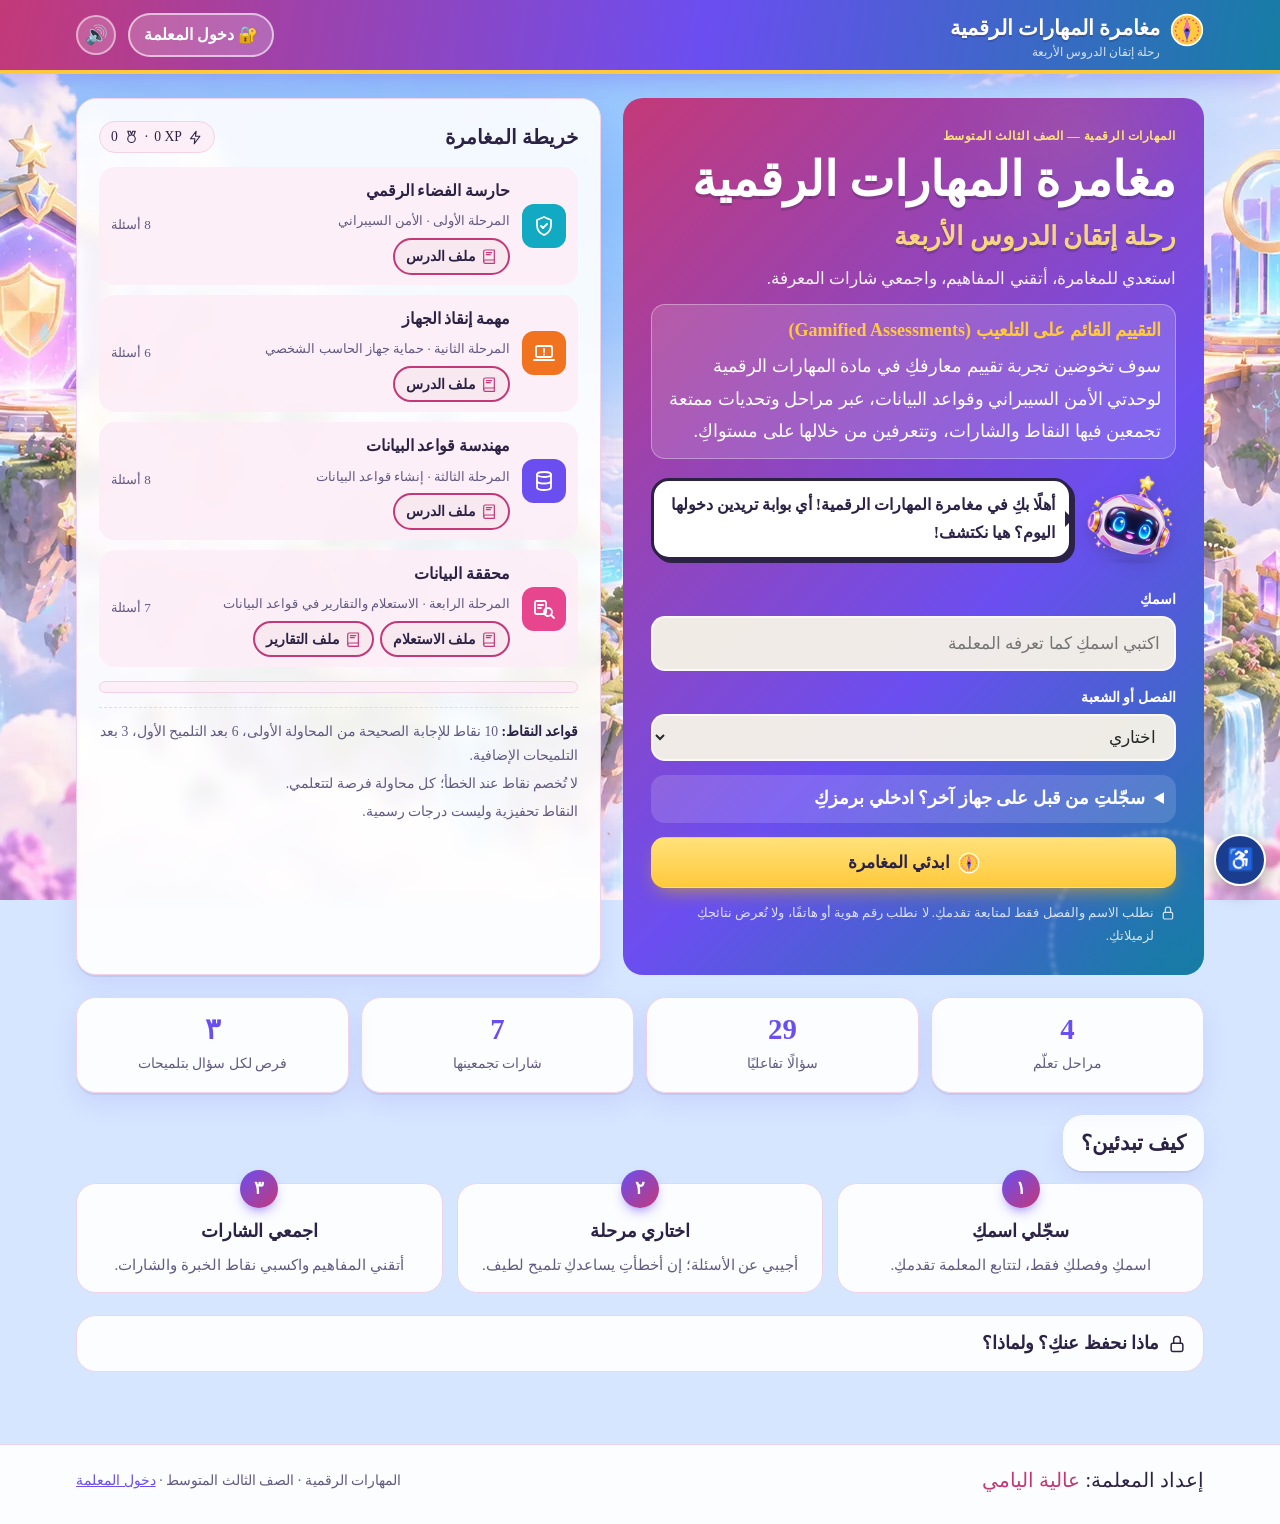
<file: index.html>
<!doctype html>
<html lang="ar" dir="rtl">
<head>
<meta charset="utf-8">
<meta name="viewport" content="width=device-width,initial-scale=1,viewport-fit=cover">
<title>مغامرة المهارات الرقمية</title>
<meta name="description" content="لعبة مراجعة تفاعلية لدروس المهارات الرقمية للصف الثالث المتوسط — إعداد المعلمة عالية اليامي">
<link rel="preconnect" href="https://fonts.googleapis.com">
<link rel="preconnect" href="https://fonts.gstatic.com" crossorigin>
<link rel="stylesheet" href="https://fonts.googleapis.com/css2?family=Amiri:wght@400;700&display=swap">
<link rel="preload" as="image" href="img/hero.webp" type="image/webp">
<link rel="stylesheet" href="css/style.css?v=1.7.6">
<link rel="stylesheet" href="css/home.css?v=1.7.6">
<link rel="stylesheet" href="css/scenes.css?v=1.7.6">
<link rel="stylesheet" href="css/a11y.css?v=1.9.0">
</head>
<body>
<header class="topbar">
  <div class="topbar-in">
    <a class="brand" href="#" id="brandLink"><span id="brandIcon"></span><span><b>مغامرة المهارات الرقمية</b><small>رحلة إتقان الدروس الأربعة</small></span></a>
    <div class="top-stats" id="topStats"></div>
    <button class="teacher-btn" id="teacherBtn" type="button">🔐 دخول المعلمة</button>
    <button class="sound-btn" id="soundBtn" type="button" aria-label="الأصوات">🔊</button>
  </div>
</header>
<main>
  <div class="wrap" id="app" aria-live="polite"></div>
</main>
<footer class="foot">
  <div class="foot-in">
    <div class="author">إعداد المعلمة: <span>عالية اليامي</span></div>
    <div>المهارات الرقمية · الصف الثالث المتوسط · <button class="linkish" type="button" id="teacherLink">دخول المعلمة</button></div>
  </div>
</footer>
<div class="drawer-bg" id="drawerBg" hidden></div>
<aside class="drawer" id="drawer" role="dialog" aria-modal="true" hidden></aside>

<script src="js/config.js?v=1.7.6"></script>
<script src="js/icons.js?v=1.7.6"></script>
<script src="js/questions.js?v=1.7.6"></script>
<script src="js/review.js?v=1.7.6"></script>
<script src="js/rules.js?v=1.7.6"></script>
<script src="js/forms.js?v=1.7.6"></script>
<script src="js/storage.js?v=1.7.6"></script>
<script src="js/tracker.js?v=1.7.6"></script>
<script src="js/quiz-engine.js?v=1.7.6"></script>
<script src="js/auth.js?v=1.7.6"></script>
<script src="js/fx.js?v=1.7.6"></script>
<script src="js/a11y.js?v=1.9.0"></script>
<script src="js/lesson-viewer.js?v=1.7.6"></script>
<script>
  document.getElementById('brandIcon').innerHTML = MDQ.icons.compass;
  document.getElementById('brandLink').addEventListener('click', function (e) {
    e.preventDefault();
    MDQ.ui && MDQ.ui.go(MDQ.store.get(MDQ.KEYS.session, null) ? 'map' : 'welcome');
  });
  document.getElementById('teacherLink').addEventListener('click', function () { MDQ.auth.open(); });
</script>
<script src="js/app.js?v=1.9.0"></script>
</body>
</html>
</file>
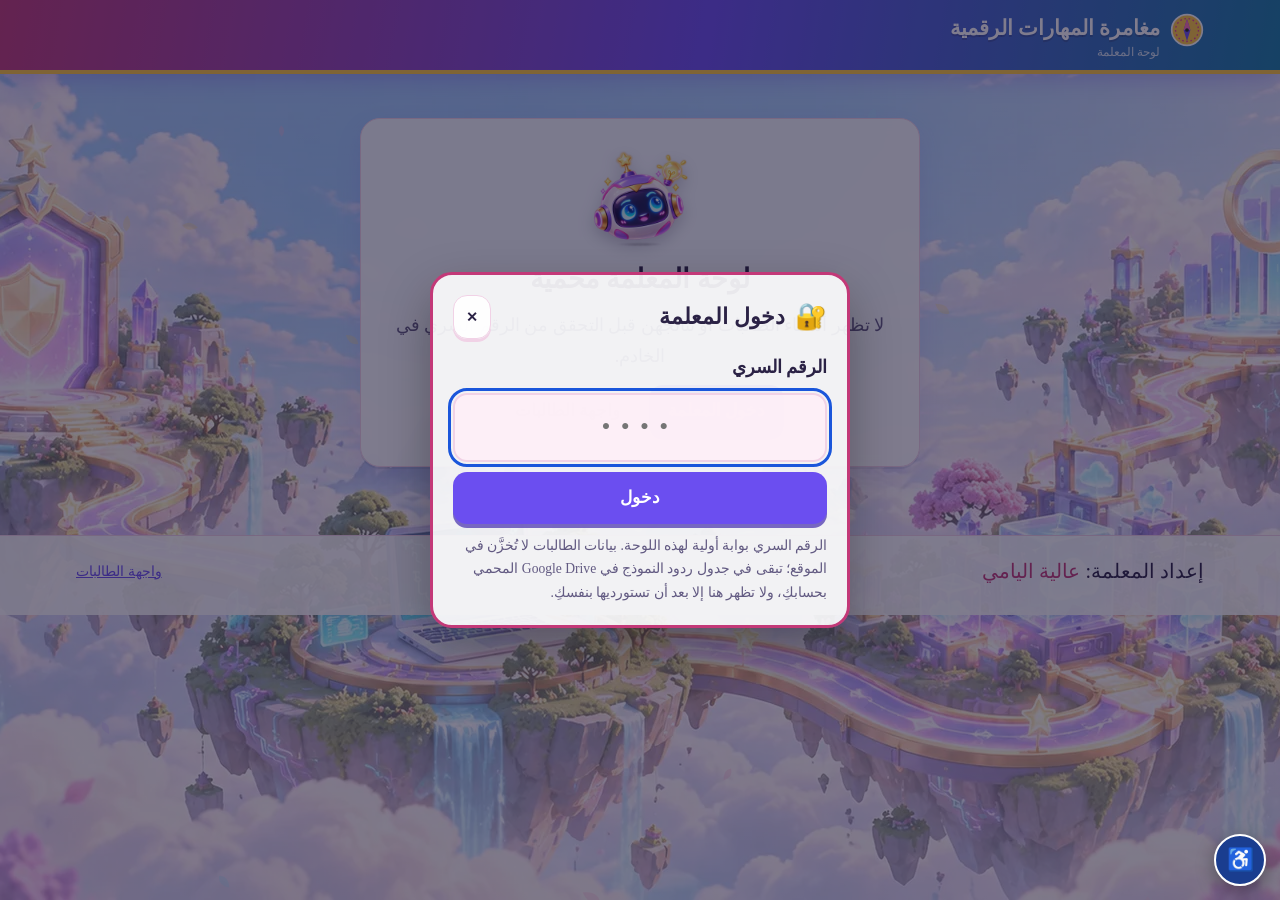
<file: teacher.html>
<!doctype html>
<html lang="ar" dir="rtl" class="scene-on">
<head>
<meta charset="utf-8">
<meta name="viewport" content="width=device-width,initial-scale=1,viewport-fit=cover">
<meta name="robots" content="noindex">
<title>لوحة المعلمة — مغامرة المهارات الرقمية</title>
<link rel="preconnect" href="https://fonts.googleapis.com">
<link rel="preconnect" href="https://fonts.gstatic.com" crossorigin>
<link rel="stylesheet" href="https://fonts.googleapis.com/css2?family=Amiri:wght@400;700&display=swap">
<link rel="stylesheet" href="css/style.css?v=1.7.7">
<link rel="stylesheet" href="css/a11y.css?v=1.9.0">
<link rel="stylesheet" href="css/scenes.css?v=1.7.7">
<link rel="stylesheet" href="css/teacher-scene.css?v=1.9.0">
</head>
<body class="teacher-mode" data-scene="hero">
<header class="topbar">
  <div class="topbar-in">
    <a class="brand" href="index.html"><span id="brandIcon"></span><span><b>مغامرة المهارات الرقمية</b><small>لوحة المعلمة</small></span></a>
    <div class="top-stats" id="topStats"><span class="chip">🔐 منطقة محمية</span></div>
  </div>
</header>
<main>
  <div class="wrap" id="app" aria-live="polite"><div class="panel" style="padding:24px">جارٍ التحميل…</div></div>
</main>
<footer class="foot">
  <div class="foot-in">
    <div class="author">إعداد المعلمة: <span>عالية اليامي</span></div>
    <div><a class="linkish" href="index.html">واجهة الطالبات</a></div>
  </div>
</footer>
<script src="js/config.js?v=1.9.0"></script>
<script src="js/icons.js?v=1.7.7"></script>
<script src="js/questions.js?v=1.7.7"></script>
<script src="js/rules.js?v=1.7.7"></script>
<script src="js/forms.js?v=1.7.7"></script>
<script src="js/storage.js?v=1.7.7"></script>
<script src="js/tracker.js?v=1.7.7"></script>
<script src="js/analytics.js?v=1.7.7"></script>
<script src="js/agent.js?v=1.7.7"></script>
<script src="js/outcomes.js?v=1.7.7"></script>
<script src="js/goals.js?v=1.7.7"></script>
<script src="js/agent-std.js?v=2.0.1"></script>
<script src="js/post-wording.js?v=1.7.7"></script>
<script src="js/post.js?v=1.9.0"></script>
<script src="js/calibration.js?v=2.0.0"></script>
<script src="js/consistency.js?v=2.0.0"></script>
<script src="js/goals-view.js?v=1.9.0"></script>
<script src="js/remedial-data.js?v=1.9.0"></script>
<script src="js/distractors.js?v=2.0.0"></script>
<script src="js/loop.js?v=2.0.1"></script>
<script src="js/remedial.js?v=2.0.1"></script>
<script src="js/export-excel.js?v=1.7.7"></script>
<script src="js/fx.js?v=1.7.7"></script>
<script src="js/teacher-guide.js?v=1.7.7"></script>
<script src="js/a11y.js?v=1.9.0"></script>
<script src="js/auth.js?v=1.7.7"></script>
<script src="js/teacher.js?v=1.9.0"></script>
<script>
  document.getElementById('brandIcon').innerHTML = MDQ.icons.compass;
  MDQ.settings.loadRemote().finally(function () { MDQ.teacher.mount(document.getElementById('app')); if (MDQ.fx && MDQ.fx.petals) MDQ.fx.petals(); });
</script>
</body>
</html>
</file>
<file: css/style.css>
/* مغامرة المهارات الرقمية — ثيم أنمي مبهج: سماء ساكورا وردية، بنفسجي، أزرق سماوي، أصفر شمسي.
   التخطيط: شريط علوي متدرج + لوحة رئيسية؛ خريطة مراحل متصلة بمسار نجوم، وتميمة «نجمة». الخط: Times New Roman. */
:root {
  --bg: #FFF4FA;
  --bg-2: #EEF4FF;
  --surface: #FFFFFF;
  --surface-2: #FCEBF5;
  --ink: #2B2245;
  --muted: #625A82;
  --line: #F1D2E6;
  --brand: #6B4EF0;
  --brand-2: #E8458F;
  --brand-3: #1FA3D6;
  --brand-ink: #FFFFFF;
  --accent: #6B4EF0;
  --gold: #FFC93C;
  --gold-ink: #B2560A;
  --c1: #12A9C2; --c2: #F2731F; --c3: #6B4EF0; --c4: #E8458F;
  --ok: #109E6E; --ok-bg: #DDF8EC;
  --warn: #B06A00; --warn-bg: #FFF1CC;
  --bad: #D9365E; --bad-bg: #FFE1E8;
  --shadow: 0 2px 0 rgba(43,34,69,.08), 0 10px 26px rgba(107,78,240,.12);
  --f-display: "Times New Roman", Times, "Amiri", "Traditional Arabic", serif;
  --f-body: "Times New Roman", Times, "Amiri", "Traditional Arabic", serif;
  --r: 20px;
  --r-sm: 12px;
}
@media (prefers-color-scheme: dark) {
  :root:not([data-theme="light"]) {
    --bg: #161230; --bg-2: #101A3A; --surface: #221C47; --surface-2: #2D2560; --ink: #F6F1FF; --muted: #BDB3E3; --line: #3D3478;
    --brand: #8C74FF; --brand-2: #FF5FA8; --brand-3: #36C2F0; --brand-ink: #FFFFFF; --accent: #B3A3FF; --gold: #FFD45C; --gold-ink: #FFD45C;
    --c1: #4FD8EE; --c2: #FF9A55; --c3: #A996FF; --c4: #FF7DBB;
    --ok: #4FE0A6; --ok-bg: #173A33; --warn: #FFC95C; --warn-bg: #3D3017; --bad: #FF8AA6; --bad-bg: #44203A;
    --shadow: 0 2px 0 rgba(0,0,0,.3), 0 10px 28px rgba(0,0,0,.35);
    color-scheme: dark;
  }
}
:root[data-theme="dark"] {
  --bg: #161230; --bg-2: #101A3A; --surface: #221C47; --surface-2: #2D2560; --ink: #F6F1FF; --muted: #BDB3E3; --line: #3D3478;
  --brand: #8C74FF; --brand-2: #FF5FA8; --brand-3: #36C2F0; --brand-ink: #FFFFFF; --accent: #B3A3FF; --gold: #FFD45C; --gold-ink: #FFD45C;
  --c1: #4FD8EE; --c2: #FF9A55; --c3: #A996FF; --c4: #FF7DBB;
  --ok: #4FE0A6; --ok-bg: #173A33; --warn: #FFC95C; --warn-bg: #3D3017; --bad: #FF8AA6; --bad-bg: #44203A;
  --shadow: 0 2px 0 rgba(0,0,0,.3), 0 10px 28px rgba(0,0,0,.35);
  color-scheme: dark;
}

* { box-sizing: border-box; }
html, body { min-height: 100%; }
body {
  margin: 0; background: var(--bg); color: var(--ink);
  font-family: var(--f-body); font-size: 18px; line-height: 1.75;
  background-image: radial-gradient(1200px 600px at 100% -10%, color-mix(in srgb, var(--brand-2) 14%, transparent), transparent 60%), radial-gradient(900px 500px at -10% 30%, color-mix(in srgb, var(--brand-3) 12%, transparent), transparent 60%);
  background-attachment: fixed;
  -webkit-font-smoothing: antialiased;
}
h1, h2, h3 { font-family: var(--f-display); font-weight: 600; line-height: 1.35; text-wrap: balance; margin: 0; }
p { margin: 0; }
button, input, select { font: inherit; color: inherit; }
button { cursor: pointer; }
:focus-visible { outline: 3px solid var(--gold); outline-offset: 2px; border-radius: 6px; }
.num { font-variant-numeric: tabular-nums; }
.ltr { direction: ltr; unicode-bidi: isolate; display: inline-block; }
.sr { position: absolute; width: 1px; height: 1px; overflow: hidden; clip: rect(0 0 0 0); }

/* ---------- الشريط العلوي ---------- */
.topbar {
  position: sticky; top: env(safe-area-inset-top, 0px); z-index: 30;
  background: var(--brand); color: var(--brand-ink);
  border-bottom: 3px solid var(--gold);
}
.topbar-in { max-width: 1160px; margin: 0 auto; padding: 10px 16px; display: flex; align-items: center; gap: 12px; flex-wrap: wrap; }
.brand { display: flex; align-items: center; gap: 10px; text-decoration: none; color: inherit; background: none; border: 0; padding: 0; }
.brand svg { width: 34px; height: 34px; flex: none; }
.brand b { font-family: var(--f-display); font-size: 1.15rem; font-weight: 600; letter-spacing: 0; }
.brand small { display: block; font-size: .72rem; opacity: .8; line-height: 1.2; }
.top-stats { margin-inline-start: auto; display: flex; gap: 8px; align-items: center; flex-wrap: wrap; }
.chip {
  display: inline-flex; align-items: center; gap: 6px; padding: 3px 11px; border-radius: 999px;
  font-size: .85rem; background: rgba(246,242,232,.12); border: 1px solid rgba(246,242,232,.22); white-space: nowrap;
}
.chip svg { width: 15px; height: 15px; }
.chip.gold { background: var(--gold); color: #252826; border-color: transparent; font-weight: 600; }
.sync { font-size: .78rem; }
.sync[data-st="synced"] { background: rgba(121,199,154,.25); }
.sync[data-st="error"], .sync[data-st="offline"] { background: #A3392E; border-color: transparent; color: #fff; }
.sync[data-st="memory"] { background: #8F5A0F; color: #fff; }

/* ---------- الحاوية ---------- */
.wrap { max-width: 1160px; margin: 0 auto; padding-inline: 16px; padding-block: 24px 40px; }
.panel { background: var(--surface); border: 1px solid var(--line); border-radius: var(--r); box-shadow: var(--shadow); }
.eyebrow { font-size: .78rem; letter-spacing: .04em; color: var(--gold-ink); font-weight: 600; }
.muted { color: var(--muted); }
.row { display: flex; gap: 10px; flex-wrap: wrap; align-items: center; }
.grow { flex: 1 1 auto; min-width: 0; }

/* ---------- الأزرار ---------- */
.btn {
  display: inline-flex; align-items: center; justify-content: center; gap: 8px;
  padding: 10px 18px; border-radius: 10px; border: 1px solid transparent;
  background: var(--brand); color: var(--brand-ink); font-weight: 600; font-size: .98rem;
  transition: transform .12s ease, background .15s ease, box-shadow .15s ease; text-decoration: none;
}
.btn:hover { transform: translateY(-1px); box-shadow: 0 6px 16px color-mix(in srgb, var(--brand) 35%, transparent); }
.btn:active { transform: none; }
.btn[disabled] { opacity: .45; cursor: not-allowed; transform: none; box-shadow: none; }
.btn.gold { background: var(--gold); color: #252826; }
.btn.ghost { background: transparent; color: var(--ink); border-color: var(--line); }
.btn.ghost:hover { background: var(--surface-2); }
.btn.small { padding: 6px 12px; font-size: .88rem; }
.btn svg { width: 18px; height: 18px; }
.linkish { background: none; border: 0; color: var(--accent); text-decoration: underline; padding: 0; font-size: .9rem; }

/* ---------- الصفحة الافتتاحية ---------- */
.hero { display: grid; grid-template-columns: 1.05fr .95fr; gap: 22px; align-items: stretch; }
.hero-card { background: var(--brand); color: var(--brand-ink); border-radius: var(--r); padding: 28px; position: relative; overflow: hidden; }
.hero-card::after {
  content: ""; position: absolute; inset: auto -40px -60px auto; width: 240px; height: 240px; border-radius: 50%;
  border: 2px dashed rgba(183,154,97,.45); pointer-events: none;
}
.hero-card h1 { font-size: clamp(1.7rem, 3.4vw, 2.5rem); }
.hero-card h1 span { color: var(--gold); display: block; font-size: .62em; margin-top: 4px; }
.hero-card .lede { margin-top: 10px; font-size: 1.05rem; opacity: .92; }
.form { margin-top: 22px; display: grid; gap: 14px; position: relative; z-index: 1; }
.field label { display: block; font-size: .9rem; margin-bottom: 4px; font-weight: 600; }
.field input, .field select {
  width: 100%; padding: 11px 14px; border-radius: 10px; border: 1px solid rgba(246,242,232,.35);
  background: rgba(246,242,232,.96); color: #252826; font-size: 1rem;
}
.field .help { font-size: .8rem; opacity: .85; margin-top: 3px; }
.field .err { color: #FFD9D3; font-size: .85rem; margin-top: 4px; }
.privacy { font-size: .8rem; opacity: .8; display: flex; gap: 6px; align-items: flex-start; }
.privacy svg { width: 16px; height: 16px; flex: none; margin-top: 3px; }

.preview { padding: 22px; display: grid; gap: 14px; align-content: start; }
.preview h2 { font-size: 1.25rem; }
.mini-stages { display: grid; gap: 10px; }
.mini { display: grid; grid-template-columns: 44px 1fr auto; gap: 12px; align-items: center; padding: 10px 12px; border-radius: 12px; background: var(--surface-2); }
.mini .ic { width: 44px; height: 44px; border-radius: 12px; display: grid; place-items: center; color: #fff; }
.mini .ic svg { width: 24px; height: 24px; }
.mini b { display: block; font-size: .98rem; }
.mini small { color: var(--muted); font-size: .82rem; }
.rules { font-size: .85rem; color: var(--muted); border-top: 1px dashed var(--line); padding-top: 12px; display: grid; gap: 4px; }
.rules b { color: var(--ink); }

/* ---------- الخريطة ---------- */
.map-head { display: flex; gap: 16px; align-items: end; justify-content: space-between; flex-wrap: wrap; margin-bottom: 18px; }
.map-head h1 { font-size: clamp(1.5rem, 3vw, 2rem); }
.overall { min-width: 240px; flex: 0 1 340px; }
.bar { height: 10px; border-radius: 99px; background: var(--surface-2); overflow: hidden; border: 1px solid var(--line); }
.bar > i { display: block; height: 100%; background: linear-gradient(90deg, var(--gold), var(--accent)); border-radius: inherit; transition: width .5s ease; }
.stages { position: relative; display: grid; grid-template-columns: repeat(4, minmax(0, 1fr)); gap: 18px; }
.stages::before {
  content: ""; position: absolute; top: 58px; inset-inline: 8%; border-top: 3px dashed var(--gold); opacity: .6; z-index: 0;
}
.stage {
  position: relative; z-index: 1; display: flex; flex-direction: column; gap: 10px; padding: 18px;
  background: var(--surface); border: 1px solid var(--line); border-radius: var(--r); box-shadow: var(--shadow);
  border-top: 5px solid var(--sc);
}
.stage .node {
  width: 76px; height: 76px; border-radius: 50%; display: grid; place-items: center; margin: -6px auto 2px;
  background: var(--sc); color: #fff; box-shadow: 0 0 0 6px var(--surface), 0 0 0 8px var(--line); position: relative;
}
.stage .node svg { width: 36px; height: 36px; }
.stage .node .done-mark { position: absolute; bottom: -4px; inset-inline-end: -4px; width: 26px; height: 26px; border-radius: 50%; background: var(--gold); color: #252826; display: grid; place-items: center; border: 2px solid var(--surface); }
.stage .node .done-mark svg { width: 15px; height: 15px; }
.stage .lvl { text-align: center; font-size: .78rem; color: var(--muted); }
.stage h3 { font-size: 1.15rem; text-align: center; }
.stage .lesson { text-align: center; color: var(--sc); font-weight: 600; font-size: .92rem; margin-top: -6px; }
.stage .story { font-size: .9rem; color: var(--muted); }
.stage .mission { font-size: .86rem; background: var(--surface-2); padding: 8px 10px; border-radius: 10px; }
.stage .mission b { color: var(--ink); }
.stage .foot { margin-top: auto; display: grid; gap: 8px; }
.status { display: inline-flex; align-items: center; gap: 6px; font-size: .78rem; font-weight: 600; padding: 2px 10px; border-radius: 99px; justify-self: start; }
.status.new { background: var(--surface-2); color: var(--muted); }
.status.active { background: var(--warn-bg); color: var(--warn); }
.status.done { background: var(--ok-bg); color: var(--ok); }
.stage.is-done { background: linear-gradient(180deg, var(--surface), var(--surface-2)); }
.stage .btn { width: 100%; background: var(--sc); color: #fff; }
.stage .btn.ghost { background: transparent; color: var(--ink); }
.c1 { --sc: var(--c1); } .c2 { --sc: var(--c2); } .c3 { --sc: var(--c3); } .c4 { --sc: var(--c4); }

.badges-shelf { margin-top: 22px; padding: 18px; }
.badges-shelf h2 { font-size: 1.1rem; margin-bottom: 10px; }
.shelf { display: flex; gap: 12px; flex-wrap: wrap; }
.medal { display: flex; align-items: center; gap: 10px; padding: 8px 12px 8px 14px; border-radius: 12px; border: 1px solid var(--line); background: var(--surface-2); min-width: 0; }
.medal .disc { width: 42px; height: 42px; border-radius: 50%; display: grid; place-items: center; background: var(--gold); color: #252826; flex: none; box-shadow: inset 0 0 0 3px rgba(255,255,255,.35); }
.medal .disc svg { width: 22px; height: 22px; }
.medal.locked { opacity: .5; }
.medal.locked .disc { background: var(--line); color: var(--muted); }
.medal b { display: block; font-size: .9rem; }
.medal small { color: var(--muted); font-size: .76rem; line-height: 1.4; display: block; }

/* ---------- شاشة السؤال ---------- */
.play { display: grid; grid-template-columns: minmax(0, 1fr) 280px; gap: 20px; align-items: start; }
.play-head { display: flex; gap: 10px; align-items: center; flex-wrap: wrap; margin-bottom: 14px; }
.play-head h1 { font-size: 1.35rem; }
.qcard { padding: 22px; border-top: 5px solid var(--sc); }
.qmeta { display: flex; gap: 8px; flex-wrap: wrap; align-items: center; margin-bottom: 10px; font-size: .82rem; }
.tag { padding: 2px 10px; border-radius: 99px; background: var(--surface-2); color: var(--muted); }
.tag.concept { color: var(--sc); background: color-mix(in srgb, var(--sc) 12%, transparent); font-weight: 600; }
.tag.retry { background: var(--warn-bg); color: var(--warn); }
.qtext { font-size: 1.18rem; font-weight: 500; line-height: 1.9; }
.opts { display: grid; gap: 10px; margin-top: 18px; }
.opt {
  display: grid; grid-template-columns: 34px 1fr auto; gap: 12px; align-items: center; text-align: start;
  padding: 12px 14px; border-radius: 12px; border: 2px solid var(--line); background: var(--surface);
  transition: border-color .15s, background .15s, transform .1s;
}
.opt:hover:not([disabled]) { border-color: var(--sc); }
.opt .l { width: 34px; height: 34px; border-radius: 50%; display: grid; place-items: center; background: var(--surface-2); font-weight: 700; }
.opt[aria-checked="true"] { border-color: var(--sc); background: color-mix(in srgb, var(--sc) 9%, var(--surface)); }
.opt[aria-checked="true"] .l { background: var(--sc); color: #fff; }
.opt.tried { opacity: .55; text-decoration: line-through; text-decoration-color: var(--bad); }
.opt.tried .note { font-size: .74rem; color: var(--bad); text-decoration: none; }
.opt.right { border-color: var(--ok); background: var(--ok-bg); }
.opt.right .l { background: var(--ok); color: #fff; }
.opt[disabled] { cursor: default; }
.opts.tf { grid-template-columns: 1fr 1fr; }
.actions { display: flex; gap: 10px; flex-wrap: wrap; margin-top: 18px; align-items: center; }

.fb { margin-top: 18px; padding: 16px 18px; border-radius: 12px; border: 1px solid; display: grid; gap: 8px; animation: rise .35s ease; }
.fb h3 { font-size: 1.08rem; display: flex; align-items: center; gap: 8px; }
.fb h3 svg { width: 22px; height: 22px; }
.fb.ok { background: var(--ok-bg); border-color: color-mix(in srgb, var(--ok) 40%, transparent); }
.fb.ok h3 { color: var(--ok); }
.fb.hint { background: var(--warn-bg); border-color: color-mix(in srgb, var(--warn) 35%, transparent); }
.fb.hint h3 { color: var(--warn); }
.fb.teach { background: var(--surface-2); border-color: var(--line); }
.fb.teach h3 { color: var(--accent); }
.fb .xp { font-weight: 700; color: var(--gold-ink); }
.fb .corr { font-size: .92rem; border-inline-start: 3px solid var(--gold); padding-inline-start: 10px; }
@keyframes rise { from { opacity: 0; transform: translateY(6px); } to { opacity: 1; transform: none; } }
.shake { animation: shake .35s ease; }
@keyframes shake { 20%, 60% { transform: translateX(-5px); } 40%, 80% { transform: translateX(5px); } }

.side { display: grid; gap: 14px; position: sticky; top: calc(env(safe-area-inset-top, 0px) + 80px); }
.side .panel { padding: 16px; }
.reviewbtn {
  display: grid; grid-template-columns: 46px 1fr; gap: 12px; align-items: center; width: 100%; text-align: start;
  padding: 14px; border-radius: var(--r); border: 2px dashed var(--gold); background: var(--surface); color: var(--ink);
}
.reviewbtn:hover { background: var(--surface-2); }
.reviewbtn .ic { width: 46px; height: 46px; border-radius: 12px; background: var(--gold); color: #252826; display: grid; place-items: center; }
.reviewbtn .ic svg { width: 26px; height: 26px; }
.reviewbtn b { display: block; font-family: var(--f-display); font-weight: 600; }
.reviewbtn small { color: var(--muted); font-size: .8rem; }
.kv { display: grid; grid-template-columns: 1fr auto; gap: 6px 10px; font-size: .9rem; }
.kv dt { color: var(--muted); } .kv dd { margin: 0; font-weight: 700; }
.ladder { display: grid; gap: 6px; font-size: .84rem; }
.ladder div { display: flex; justify-content: space-between; gap: 8px; padding: 4px 8px; border-radius: 8px; }
.ladder div.on { background: var(--warn-bg); color: var(--warn); font-weight: 600; }

/* ---------- لوحة المراجعة الجانبية ---------- */
.drawer-bg { position: fixed; inset: 0; background: rgba(20,24,21,.45); z-index: 50; opacity: 0; transition: opacity .2s; }
.drawer-bg.open { opacity: 1; }
.drawer {
  position: fixed; top: 0; bottom: 0; inset-inline-start: 0; width: min(560px, 100%); z-index: 51;
  background: var(--surface); border-inline-end: 4px solid var(--gold); box-shadow: var(--shadow);
  display: flex; flex-direction: column; transform: translateX(100%); transition: transform .25s ease;
  padding-top: env(safe-area-inset-top, 0px); padding-bottom: env(safe-area-inset-bottom, 0px);
}
[dir="rtl"] .drawer { transform: translateX(105%); }
.drawer.open { transform: none !important; }
.drawer header { padding: 16px 18px; border-bottom: 1px solid var(--line); display: flex; gap: 10px; align-items: center; background: var(--surface-2); }
.drawer header h2 { font-size: 1.1rem; }
.drawer .body { overflow-y: auto; padding: 16px 18px 24px; display: grid; gap: 16px; }
.drawer footer { padding: 12px 18px; border-top: 1px solid var(--line); }
.rsec { border: 1px solid var(--line); border-radius: 12px; padding: 14px; display: grid; gap: 8px; }
.rsec.focus { border-color: var(--gold); box-shadow: 0 0 0 3px color-mix(in srgb, var(--gold) 25%, transparent); }
.rsec .here { font-size: .74rem; color: var(--gold-ink); font-weight: 700; }
.rsec h3 { font-size: 1rem; }
.rsec ul, .rsec ol { margin: 0; padding-inline-start: 20px; display: grid; gap: 4px; font-size: .93rem; }
.rsec p { font-size: .93rem; }
.tbl-wrap { overflow-x: auto; border: 1px solid var(--line); border-radius: 10px; }
.tbl { width: 100%; border-collapse: collapse; font-size: .86rem; }
.tbl th { background: var(--surface-2); text-align: start; padding: 8px 10px; font-weight: 700; white-space: nowrap; }
.tbl td { padding: 8px 10px; border-top: 1px solid var(--line); vertical-align: top; }
.terms { display: grid; gap: 6px; }
.terms div { display: grid; grid-template-columns: minmax(110px, 38%) 1fr; gap: 10px; font-size: .9rem; padding: 6px 0; border-bottom: 1px dashed var(--line); }
.terms dt { font-weight: 700; color: var(--accent); }
.terms dd { margin: 0; }
.vs { display: grid; grid-template-columns: 1fr auto 1fr; gap: 8px; align-items: stretch; }
.vs > div { background: var(--surface-2); border-radius: 10px; padding: 10px; font-size: .88rem; }
.vs > div b { display: block; color: var(--accent); margin-bottom: 4px; }
.vs > span { align-self: center; font-family: var(--f-display); color: var(--gold-ink); }
.diagram svg { width: 100%; height: auto; display: block; }
.diagram figcaption { font-size: .82rem; color: var(--muted); }
.extra { background: var(--surface-2); border-radius: 12px; padding: 12px 14px; font-size: .88rem; }

/* ---------- النتائج ---------- */
.result-hero { padding: 26px; display: grid; grid-template-columns: auto 1fr; gap: 20px; align-items: center; background: var(--brand); color: var(--brand-ink); border-radius: var(--r); }
.result-hero h1 { font-size: clamp(1.4rem, 3vw, 1.9rem); }
.result-hero .big-badge { width: 96px; height: 96px; border-radius: 50%; background: var(--gold); color: #252826; display: grid; place-items: center; box-shadow: 0 0 0 6px rgba(246,242,232,.18); animation: pop .6s cubic-bezier(.2,1.6,.4,1); }
.result-hero .big-badge svg { width: 48px; height: 48px; }
@keyframes pop { from { transform: scale(.3) rotate(-20deg); } to { transform: none; } }
.stats { display: grid; grid-template-columns: repeat(4, minmax(0, 1fr)); gap: 12px; margin-top: 16px; }
.stat { padding: 14px; border-radius: 12px; background: var(--surface); border: 1px solid var(--line); }
.stat b { display: block; font-size: 1.6rem; font-family: var(--f-display); line-height: 1.2; }
.stat small { color: var(--muted); font-size: .82rem; }
.stat.key { border-color: var(--gold); }
.twin { display: grid; grid-template-columns: 1fr 1fr; gap: 12px; margin-top: 12px; }
.meter { padding: 16px; }
.meter .bar { height: 12px; margin-top: 8px; }
.meter .bar > i.ok { background: var(--ok); }
.list { display: grid; gap: 8px; margin-top: 8px; }
.list li { list-style: none; }
.list.plain { padding: 0; margin: 8px 0 0; }
.mist { padding: 16px; display: grid; gap: 8px; border-inline-start: 4px solid var(--sc); }
.mist .yours { color: var(--bad); font-size: .9rem; }
.mist .right { color: var(--ok); font-size: .9rem; font-weight: 600; }

/* ---------- التنبيهات ---------- */
.toast { position: fixed; bottom: calc(18px + env(safe-area-inset-bottom, 0px)); inset-inline: 16px; margin: 0 auto; max-width: 420px; z-index: 70;
  background: var(--ink); color: var(--bg); padding: 12px 16px; border-radius: 12px; box-shadow: var(--shadow); display: flex; gap: 10px; align-items: center; animation: rise .3s ease; }
.toast .disc { width: 36px; height: 36px; border-radius: 50%; background: var(--gold); color: #252826; display: grid; place-items: center; flex: none; }
.toast .disc svg { width: 20px; height: 20px; }
.banner { padding: 12px 14px; border-radius: 12px; background: var(--warn-bg); color: var(--warn); font-size: .9rem; display: flex; gap: 10px; align-items: flex-start; }
.banner.info { background: var(--surface-2); color: var(--ink); }
.banner.bad { background: var(--bad-bg); color: var(--bad); }
.confirm { padding: 14px; border-radius: 12px; border: 1px solid var(--bad); background: var(--bad-bg); display: grid; gap: 10px; }
#confetti { position: fixed; inset: 0; pointer-events: none; z-index: 60; width: 100%; height: 100%; }

/* ---------- التذييل ---------- */
.foot { border-top: 1px solid var(--line); margin-top: 8px; }
.foot-in { max-width: 1160px; margin: 0 auto; padding: 18px 16px 26px; display: flex; gap: 12px; flex-wrap: wrap; align-items: center; justify-content: space-between; font-size: .88rem; color: var(--muted); }
.foot-in .author { font-family: var(--f-display); font-size: 1.05rem; color: var(--ink); }
.foot-in .author span { color: var(--gold-ink); }

/* ---------- لوحة المعلمة ---------- */
.t-head { display: flex; gap: 14px; flex-wrap: wrap; align-items: end; justify-content: space-between; margin-bottom: 16px; }
.t-head h1 { font-size: 1.6rem; }
.tabs { display: flex; gap: 4px; flex-wrap: wrap; border-bottom: 2px solid var(--line); margin-bottom: 16px; }
.tabs button { background: none; border: 0; padding: 9px 14px; border-radius: 10px 10px 0 0; color: var(--muted); font-weight: 600; margin-bottom: -2px; border-bottom: 3px solid transparent; }
.tabs button[aria-selected="true"] { color: var(--accent); border-bottom-color: var(--gold); }
.filters { display: grid; grid-template-columns: repeat(4, minmax(0, 1fr)) auto; gap: 10px; padding: 14px; margin-bottom: 16px; align-items: end; }
.filters label { font-size: .8rem; color: var(--muted); display: grid; gap: 3px; min-width: 0; }
.filters select, .t-input { padding: 8px 10px; border-radius: 9px; border: 1px solid var(--line); background: var(--surface); color: var(--ink); width: 100%; min-width: 0; }
.kpis { display: grid; grid-template-columns: repeat(5, minmax(0, 1fr)); gap: 12px; margin-bottom: 16px; }
.kpi { padding: 14px; }
.kpi b { display: block; font-size: 1.7rem; font-family: var(--f-display); line-height: 1.2; }
.kpi small { color: var(--muted); font-size: .8rem; }
.grid2 { display: grid; grid-template-columns: 1fr 1fr; gap: 16px; }
.card { padding: 16px; min-width: 0; }
.card h2 { font-size: 1.08rem; margin-bottom: 10px; }
.hbar { display: grid; grid-template-columns: minmax(90px, 34%) 1fr 48px; gap: 10px; align-items: center; font-size: .86rem; padding: 5px 0; }
.hbar .track { height: 12px; background: var(--surface-2); border-radius: 99px; overflow: hidden; }
.hbar .track i { display: block; height: 100%; border-radius: 99px; }
.lv-low { background: var(--bad); } .lv-mid { background: var(--warn); } .lv-ok { background: var(--ok); }
.pill { display: inline-block; padding: 1px 9px; border-radius: 99px; font-size: .78rem; font-weight: 700; }
.pill.low { background: var(--bad-bg); color: var(--bad); } .pill.mid { background: var(--warn-bg); color: var(--warn); } .pill.ok { background: var(--ok-bg); color: var(--ok); }
.pill.na { background: var(--surface-2); color: var(--muted); }
.t-table { width: 100%; border-collapse: collapse; font-size: .86rem; }
.t-table th { position: sticky; top: 0; background: var(--surface-2); text-align: start; padding: 8px 10px; white-space: nowrap; font-weight: 700; }
.t-table td { padding: 7px 10px; border-top: 1px solid var(--line); vertical-align: top; }
.t-scroll { overflow: auto; max-height: 520px; border: 1px solid var(--line); border-radius: 10px; }
.qbank { display: grid; gap: 10px; }
.qitem { padding: 14px; display: grid; gap: 6px; border-inline-start: 4px solid var(--sc); }
.qitem .key { color: var(--ok); font-weight: 600; font-size: .9rem; }
.qitem.flagged { box-shadow: inset 0 0 0 2px var(--gold); }
.flag { background: var(--warn-bg); color: var(--warn); padding: 8px 10px; border-radius: 9px; font-size: .86rem; }
.switch { display: inline-flex; gap: 8px; align-items: center; font-size: .88rem; }
.setgrid { display: grid; grid-template-columns: repeat(3, minmax(0, 1fr)); gap: 14px; }
.setgrid label { display: grid; gap: 4px; font-size: .88rem; }
pre.code { background: var(--surface-2); padding: 12px; border-radius: 10px; overflow-x: auto; font-size: .82rem; direction: ltr; text-align: left; }
.steps-doc { display: grid; gap: 10px; padding-inline-start: 22px; margin: 0; }

/* ---------- الاستجابة ---------- */
.mobile-only { display: none; }
@media (max-width: 980px) { .mobile-only { display: inline-flex; } }
@media (max-width: 980px) {
  .stages { grid-template-columns: repeat(2, minmax(0, 1fr)); }
  .stages::before { display: none; }
  .play { grid-template-columns: 1fr; }
  .side { position: static; }
  .kpis { grid-template-columns: repeat(3, minmax(0, 1fr)); }
  .filters { grid-template-columns: repeat(2, minmax(0, 1fr)); }
  .setgrid { grid-template-columns: 1fr 1fr; }
}
@media (max-width: 720px) {
  .hero { grid-template-columns: 1fr; }
  .stats { grid-template-columns: repeat(2, minmax(0, 1fr)); }
  .grid2, .twin { grid-template-columns: 1fr; }
  .result-hero { grid-template-columns: 1fr; text-align: center; justify-items: center; }
}
@media (max-width: 560px) {
  .stages { grid-template-columns: 1fr; }
  .top-stats { margin-inline-start: 0; width: 100%; }
  .brand small { display: none; }
  .opts.tf { grid-template-columns: 1fr; }
  .kpis { grid-template-columns: repeat(2, minmax(0, 1fr)); }
  .filters, .setgrid { grid-template-columns: 1fr; }
  .vs { grid-template-columns: 1fr; }
  .vs > span { justify-self: center; }
  .terms div { grid-template-columns: 1fr; gap: 2px; }
  .hero-card, .qcard { padding: 18px; }
}
@media (prefers-reduced-motion: reduce) {
  *, *::before, *::after { animation: none !important; transition: none !important; }
}


/* =================== طبقة ثيم الأنمي والحركة =================== */
h1, h2, h3, b, strong { font-weight: 700; }
#petals { position: fixed; inset: 0; width: 100%; height: 100%; pointer-events: none; z-index: 0; }
.topbar, main, .foot { position: relative; z-index: 1; }
.topbar { background: linear-gradient(100deg, var(--brand-2), var(--brand) 55%, var(--brand-3)); border-bottom: 4px solid var(--gold); box-shadow: 0 6px 20px color-mix(in srgb, var(--brand) 30%, transparent); }
.topbar .chip { background: rgba(255,255,255,.18); border-color: rgba(255,255,255,.35); color: #fff; }
.topbar .chip.gold { background: var(--gold); color: #2B2245; }
.chip.pop { animation: pop .5s cubic-bezier(.2,1.8,.4,1); }
.brand b { font-size: 1.3rem; text-shadow: 0 2px 0 rgba(43,34,69,.25); }
.brand svg { animation: spin-slow 12s linear infinite; }
@keyframes spin-slow { to { transform: rotate(360deg); } }
.sound-btn { border: 2px solid rgba(255,255,255,.5); background: rgba(255,255,255,.18); border-radius: 50%; width: 40px; height: 40px; font-size: 1.15rem; line-height: 1; display: grid; place-items: center; color: #fff; }
.sound-btn:hover { background: rgba(255,255,255,.32); transform: scale(1.08); }

/* أزرار ثلاثية الأبعاد بروح الألعاب */
.btn { border-radius: 14px; box-shadow: 0 4px 0 color-mix(in srgb, var(--brand) 55%, #000 20%); font-family: var(--f-body); font-weight: 700; font-size: 1.05rem; }
.btn:hover { transform: translateY(-2px) scale(1.02); }
.btn:active { transform: translateY(3px); box-shadow: 0 1px 0 color-mix(in srgb, var(--brand) 55%, #000 20%); }
.btn.gold { background: linear-gradient(180deg, #FFE27A, var(--gold)); color: #2B2245; box-shadow: 0 4px 0 #D99A12; }
.btn.ghost { box-shadow: 0 3px 0 var(--line); background: var(--surface); }
.btn[disabled] { box-shadow: none; }

/* البطاقة الافتتاحية */
.hero-card { background: linear-gradient(135deg, var(--brand-2), var(--brand) 60%, var(--brand-3)); }
.hero-card::before {
  content: ""; position: absolute; inset: 0; pointer-events: none; opacity: .18;
  background: repeating-conic-gradient(from 0deg at 85% 15%, #fff 0 2deg, transparent 2deg 12deg);
}
.hero-card::after { border-color: rgba(255,255,255,.5); }
.hero-card h1 { font-size: clamp(2rem, 4.2vw, 3rem); text-shadow: 0 3px 0 rgba(43,34,69,.25); }
.hero-card h1 span { color: #FFE27A; }
.hero-card .eyebrow { color: #FFE27A !important; }
.field input, .field select { border: 2px solid rgba(255,255,255,.7); border-radius: 14px; font-family: var(--f-body); font-size: 1.05rem; }
.mascot-row { display: flex; gap: 12px; align-items: center; margin-top: 14px; position: relative; z-index: 1; }
.mascot { width: 92px; flex: none; filter: drop-shadow(0 6px 8px rgba(43,34,69,.25)); }
.mascot-svg { width: 100%; height: auto; display: block; }
.mascot.bob { animation: bob 2.6s ease-in-out infinite; }
.mascot.jump { animation: jump 1s cubic-bezier(.3,1.6,.5,1) infinite alternate; }
@keyframes bob { 50% { transform: translateY(-7px) rotate(-4deg); } }
@keyframes jump { from { transform: translateY(0) scale(1); } to { transform: translateY(-12px) scale(1.06) rotate(6deg); } }
.twinkle { animation: twinkle 1.6s ease-in-out infinite; transform-origin: center; transform-box: fill-box; }
.twinkle.t2 { animation-delay: .8s; }
@keyframes twinkle { 50% { opacity: .2; transform: scale(.5) rotate(45deg); } }
.bubble {
  position: relative; background: #fff; color: #2B2245; padding: 10px 14px; border-radius: 18px; font-weight: 700; font-size: 1rem;
  border: 3px solid #2B2245; box-shadow: 3px 3px 0 #2B2245; animation: rise .35s ease;
}
.bubble::before { content: ""; position: absolute; top: 50%; inset-inline-start: -12px; border: 8px solid transparent; border-inline-end-color: #2B2245; transform: translateY(-50%); }
.bubble.light { display: inline-block; margin-top: 8px; font-size: .95rem; }
.bubble.light::before { display: none; }

/* الخريطة والمراحل */
.stages::before { border-top: 4px dotted var(--brand-2); opacity: .7; }
.stage { border-radius: 22px; border-top-width: 6px; animation: card-in .6s cubic-bezier(.2,1.4,.4,1) backwards; animation-delay: calc(var(--i, 0) * .09s); }
@keyframes card-in { from { transform: translateY(18px) scale(.94); } to { transform: none; } }
.stage:hover { transform: translateY(-4px) rotate(-.4deg); box-shadow: 0 16px 30px color-mix(in srgb, var(--sc) 25%, transparent); transition: transform .2s, box-shadow .2s; }
.stage .node { background: radial-gradient(circle at 35% 30%, color-mix(in srgb, var(--sc) 55%, #fff), var(--sc)); animation: float 3s ease-in-out infinite; animation-delay: calc(var(--i, 0) * .4s); box-shadow: 0 0 0 6px var(--surface), 0 0 0 9px color-mix(in srgb, var(--sc) 35%, transparent), 0 10px 20px color-mix(in srgb, var(--sc) 35%, transparent); }
@keyframes float { 50% { transform: translateY(-6px); } }
.stage h3 { font-size: 1.35rem; }
.stage .btn { box-shadow: 0 4px 0 color-mix(in srgb, var(--sc) 60%, #000 25%); }
.files-row { display: flex; flex-wrap: wrap; gap: 6px; margin-top: 4px; }
.files-row.center { justify-content: center; }
.filelink {
  display: inline-flex; align-items: center; gap: 5px; padding: 4px 11px; border-radius: 99px; font-size: .88rem; font-weight: 700;
  border: 2px solid var(--brand-2); background: color-mix(in srgb, var(--brand-2) 10%, var(--surface)); color: var(--ink); font-family: var(--f-body);
  transition: transform .15s;
}
.filelink svg { width: 16px; height: 16px; color: var(--brand-2); }
.filelink:hover { transform: translateY(-2px) rotate(-2deg); background: color-mix(in srgb, var(--brand-2) 20%, var(--surface)); }
.filelink.alt { border-color: var(--brand-3); background: color-mix(in srgb, var(--brand-3) 10%, var(--surface)); }
.filelink.alt svg { color: var(--brand-3); }
.mini .files-row { margin-top: 2px; }
.medal .disc { background: linear-gradient(180deg, #FFE27A, var(--gold)); color: #2B2245; }
.medal:not(.locked) { animation: wiggle 3s ease-in-out infinite; }
@keyframes wiggle { 0%, 90%, 100% { transform: none; } 94% { transform: rotate(-3deg); } 97% { transform: rotate(3deg); } }

/* شاشة السؤال */
.qcard { border-radius: 22px; position: relative; overflow: hidden; animation: card-in .45s cubic-bezier(.2,1.4,.4,1); }
.qcard.burst::after {
  content: ""; position: absolute; inset: -40%; pointer-events: none;
  background: repeating-conic-gradient(from 0deg, color-mix(in srgb, var(--gold) 55%, transparent) 0 4deg, transparent 4deg 14deg);
  animation: speed .85s ease-out forwards; mix-blend-mode: multiply;
}
:root[data-theme="dark"] .qcard.burst::after { mix-blend-mode: screen; }
@keyframes speed { from { opacity: .9; transform: scale(.4) rotate(0); } to { opacity: 0; transform: scale(1.3) rotate(25deg); } }
.qtext { font-size: 1.35rem; }
.opt { border-radius: 16px; font-size: 1.12rem; font-family: var(--f-body); transition: transform .12s, border-color .15s, background .15s; }
.opt:hover:not([disabled]) { transform: translateX(-4px) scale(1.01); }
.opt[aria-checked="true"] { animation: pick .3s ease; }
@keyframes pick { 50% { transform: scale(1.03); } }
.opt .l { font-size: 1.05rem; }
.opt.right { animation: glow 1.2s ease-in-out 2; }
@keyframes glow { 50% { box-shadow: 0 0 0 6px color-mix(in srgb, var(--ok) 25%, transparent); } }
.combo {
  padding: 4px 14px; border-radius: 99px; font-weight: 700; color: #fff; background: linear-gradient(90deg, #FF7A00, #FF2E7E);
  box-shadow: 0 3px 0 #B3215A; animation: pulse 1s ease-in-out infinite;
}
@keyframes pulse { 50% { transform: scale(1.08); } }
.mascot-box { display: flex; gap: 10px; align-items: center; padding: 12px !important; background: linear-gradient(135deg, color-mix(in srgb, var(--brand-3) 12%, var(--surface)), color-mix(in srgb, var(--brand-2) 12%, var(--surface))) !important; }
.mascot-box .mascot { width: 78px; }
.mascot-box .bubble { font-size: .92rem; padding: 8px 10px; }
.float-txt {
  position: fixed; z-index: 80; pointer-events: none; transform: translate(-50%, 0); font-weight: 700; font-size: 1.6rem;
  color: #FFC93C; -webkit-text-stroke: 1.5px #2B2245; text-shadow: 0 3px 0 #2B2245; animation: fly 1.25s ease-out forwards; white-space: nowrap; font-family: var(--f-display);
}
.float-txt.xp { direction: ltr; }
.float-txt.combo-f { color: #FF4F9A; font-size: 1.9rem; direction: rtl; }
@keyframes fly { 0% { opacity: 0; transform: translate(-50%, 10px) scale(.6); } 20% { opacity: 1; transform: translate(-50%, -10px) scale(1.15); } 100% { opacity: 0; transform: translate(-50%, -90px) scale(1); } }
.reviewbtn { border-color: var(--brand-2); border-radius: 20px; }
.reviewbtn .ic { background: linear-gradient(180deg, #FFE27A, var(--gold)); animation: float 2.4s ease-in-out infinite; }
.fb { border-radius: 16px; border-width: 2px; }
.fb.ok h3 { font-size: 1.25rem; }

/* اللوحة الجانبية وملف الدرس PDF */
.drawer { border-inline-end-color: var(--brand-2); transition: transform .25s ease, width .25s ease; }
.drawer.wide { width: min(900px, 100%); }
.drawer header { background: linear-gradient(100deg, color-mix(in srgb, var(--brand-2) 18%, var(--surface)), color-mix(in srgb, var(--brand-3) 18%, var(--surface))); }
.dr-ic { color: var(--brand-2); } .dr-ic svg { width: 30px; height: 30px; }
.dr-tabs { display: flex; gap: 6px; padding: 10px 14px 0; border-bottom: 2px solid var(--line); flex-wrap: wrap; }
.dr-tabs button { border: 2px solid var(--line); border-bottom: 0; background: var(--surface-2); padding: 6px 14px; border-radius: 12px 12px 0 0; font-weight: 700; font-family: var(--f-body); color: var(--muted); font-size: .98rem; }
.dr-tabs button[aria-selected="true"] { background: var(--brand-2); border-color: var(--brand-2); color: #fff; }
.pdf-bar { display: flex; gap: 8px; align-items: center; flex-wrap: wrap; }
.pdf-status { font-size: .9rem; color: var(--muted); }
.pdf-pages { display: grid; gap: 14px; }
.pdf-page { position: relative; width: 100%; background: #fff; border-radius: 10px; box-shadow: var(--shadow); overflow: hidden; border: 1px solid var(--line); }
.pdf-page canvas { width: 100%; height: auto; display: block; position: relative; z-index: 1; }
.pdf-num { position: absolute; top: 8px; inset-inline-start: 10px; font-size: .8rem; color: #625A82; }
.pdf-err { position: absolute; inset: 0; display: grid; place-items: center; color: #D9365E; }

/* النتائج */
.result-hero { background: linear-gradient(120deg, var(--brand-2), var(--brand) 55%, var(--brand-3)); position: relative; overflow: hidden; }
.result-hero::before { content: ""; position: absolute; inset: -50%; background: repeating-conic-gradient(from 0deg, rgba(255,255,255,.14) 0 5deg, transparent 5deg 15deg); animation: rays 18s linear infinite; pointer-events: none; }
@keyframes rays { to { transform: rotate(360deg); } }
.result-hero > * { position: relative; }
.hero-mascots { display: flex; align-items: end; gap: 6px; }
.hero-mascots .mascot { width: 80px; }
.result-hero .big-badge { background: linear-gradient(180deg, #FFE27A, var(--gold)); color: #2B2245; }
.stat { border-radius: 16px; animation: card-in .5s cubic-bezier(.2,1.4,.4,1) backwards; }
.stat:nth-child(2) { animation-delay: .05s } .stat:nth-child(3) { animation-delay: .1s } .stat:nth-child(4) { animation-delay: .15s }
.stat:nth-child(5) { animation-delay: .2s } .stat:nth-child(6) { animation-delay: .25s } .stat:nth-child(7) { animation-delay: .3s } .stat:nth-child(8) { animation-delay: .35s }
.stat.key { border: 2px solid var(--gold); background: color-mix(in srgb, var(--gold) 12%, var(--surface)); }
.bar { height: 12px; }
.bar > i { background: linear-gradient(90deg, var(--brand-2), var(--brand), var(--brand-3)); background-size: 200% 100%; animation: shimmer 3s linear infinite; }
@keyframes shimmer { to { background-position: -200% 0; } }
.toast { background: linear-gradient(90deg, var(--brand), var(--brand-2)); color: #fff; border: 3px solid #fff; animation: rise .3s ease, pulse 1s ease-in-out 1 .3s; }
.foot-in .author { font-size: 1.25rem; }
.foot-in .author span { color: var(--brand-2); }
.panel { border-radius: 20px; }
.tag.concept { background: color-mix(in srgb, var(--sc, var(--brand)) 14%, transparent); }
@media (max-width: 560px) {
  .mascot { width: 72px; }
  .hero-mascots .mascot { width: 64px; }
  .sound-btn { position: absolute; top: 10px; inset-inline-end: 16px; }
}
@media (prefers-reduced-motion: reduce) {
  .mascot.bob, .mascot.jump, .stage .node, .brand svg, .bar > i, .combo, .medal { animation: none !important; }
}

/* =================== بوابة المعلمة ورمز الطالبة =================== */
.teacher-btn { border: 2px solid rgba(255,255,255,.6); background: rgba(255,255,255,.2); color: #fff; border-radius: 99px; padding: 6px 14px; font-family: var(--f-body); font-weight: 700; font-size: 1rem; }
.teacher-btn:hover { background: rgba(255,255,255,.34); }
.modal-bg { position: fixed; inset: 0; z-index: 90; background: rgba(22,18,48,.55); display: grid; place-items: center; padding: 16px; }
.modal { width: min(420px, 100%); background: var(--surface); color: var(--ink); border-radius: 22px; border: 3px solid var(--brand-2); box-shadow: 0 20px 50px rgba(0,0,0,.3); padding: 20px; display: grid; gap: 12px; animation: card-in .35s cubic-bezier(.2,1.4,.4,1); }
.modal-head { display: flex; align-items: center; gap: 10px; }
.modal-head h2 { flex: 1; font-size: 1.4rem; }
.lock-ic { font-size: 1.6rem; }
.auth-form { display: grid; gap: 10px; }
.auth-form label { font-weight: 700; }
.auth-form input { font-size: 1.6rem; letter-spacing: .4em; text-align: center; padding: 10px; border-radius: 14px; border: 2px solid var(--line); background: var(--surface-2); color: var(--ink); direction: ltr; font-family: var(--f-body); }
.auth-msg { color: var(--bad); font-weight: 700; background: var(--bad-bg); padding: 8px 12px; border-radius: 10px; }
.small-print { font-size: .85rem; }
.locked-panel { padding: 30px; display: grid; gap: 12px; justify-items: center; text-align: center; max-width: 560px; margin: 20px auto; }
.locked-panel .mascot { width: 100px; }
.code-box { background: rgba(255,255,255,.14); border-radius: 14px; padding: 8px 12px; }
.code-box summary { cursor: pointer; font-weight: 700; }
.ltr-input { direction: ltr; text-align: center; letter-spacing: .25em; text-transform: uppercase; }
.code-chip { display: inline-block; margin-top: 4px; padding: 4px 12px; border-radius: 99px; background: color-mix(in srgb, var(--gold) 25%, var(--surface)); border: 2px dashed var(--gold); font-size: .95rem; }
.code-chip b { font-size: 1.1rem; letter-spacing: .12em; }
.filters { grid-template-columns: 1.4fr repeat(4, minmax(0, 1fr)) auto; }
.export-grid { display: grid; grid-template-columns: repeat(auto-fit, minmax(260px, 1fr)); gap: 14px; }
.export-grid .card { display: grid; gap: 10px; align-content: start; }
.rec-list { margin: 0; padding-inline-start: 18px; display: grid; gap: 8px; }
.wq { padding: 8px 0; border-bottom: 1px dashed var(--line); }
.linkish.strong { font-weight: 700; font-size: 1.02rem; }
.teacher-mode #petals { display: none; }
@media (max-width: 980px) { .filters { grid-template-columns: repeat(2, minmax(0, 1fr)); } }
@media (max-width: 560px) { .filters { grid-template-columns: 1fr; } .teacher-btn { font-size: .85rem; padding: 4px 10px; } }

/* =================== نماذج Google =================== */
.import-panel { max-width: 720px; margin: 20px auto; padding: 26px; display: grid; gap: 14px; }
.drop { display: grid; place-items: center; min-height: 130px; border: 3px dashed var(--brand-2); border-radius: 20px; background: color-mix(in srgb, var(--brand-2) 7%, var(--surface)); cursor: pointer; font-weight: 700; font-size: 1.1rem; text-align: center; padding: 16px; transition: background .15s, transform .15s; }
.drop:hover, .drop.over { background: color-mix(in srgb, var(--brand-2) 16%, var(--surface)); transform: scale(1.01); }
.code-area { font-family: ui-monospace, Consolas, monospace; font-size: .85rem; direction: ltr; text-align: left; width: 100%; resize: vertical; margin: 8px 0; }
.ltr-plain { direction: ltr; text-align: left; }
.field .help { font-size: .85rem; opacity: .9; margin: 4px 0; }
</file>
<file: css/home.css>
/* تحسينات جمالية للصفحة الرئيسية — إضافة فقط، لا تغيّر منطق الموقع */
.hero-card{position:relative;overflow:hidden;isolation:isolate}
.hero-card::before,.hero-card::after{content:"";position:absolute;border-radius:50%;z-index:-1;pointer-events:none;filter:blur(2px)}
.hero-card::before{width:260px;height:260px;inset-inline-end:-80px;top:-90px;background:radial-gradient(circle,color-mix(in srgb,var(--gold) 45%,transparent),transparent 70%)}
.hero-card::after{width:220px;height:220px;inset-inline-start:-70px;bottom:-80px;background:radial-gradient(circle,color-mix(in srgb,var(--brand-3) 40%,transparent),transparent 70%)}
.hero-card h1 span{display:block;margin-top:6px;font-size:.55em;font-weight:600;opacity:.92}
.hero-card .btn.gold{box-shadow:0 8px 20px -8px color-mix(in srgb,var(--gold) 80%,#000);transition:transform .18s ease,box-shadow .18s ease}
.hero-card .btn.gold:hover{transform:translateY(-2px)}
.mini-stages .mini{transition:transform .18s ease,box-shadow .18s ease;border-radius:16px}
.mini-stages .mini:hover{transform:translateX(-3px);box-shadow:var(--shadow)}
.home-ribbon{display:grid;grid-template-columns:repeat(4,1fr);gap:12px;margin:22px 0 8px}
.home-ribbon>div{background:var(--surface);border:1px solid var(--line);border-radius:var(--r);padding:14px 10px;text-align:center;box-shadow:var(--shadow)}
.home-ribbon b{display:block;font-size:1.8rem;line-height:1.2;color:var(--brand)}
.home-ribbon span{font-size:.85rem;color:var(--muted)}
.home-steps{margin:22px 0}
.home-steps h2{font-size:1.3rem;margin-bottom:12px;text-align:center}
.home-steps ol{list-style:none;padding:0;margin:0;display:grid;grid-template-columns:repeat(3,1fr);gap:14px}
.home-steps li{position:relative;background:var(--surface);border:1px solid var(--line);border-radius:var(--r);padding:18px 14px 14px;display:grid;gap:4px;text-align:center}
.home-steps .n{width:38px;height:38px;border-radius:50%;margin:-32px auto 4px;display:grid;place-items:center;font-weight:800;color:#fff;background:linear-gradient(135deg,var(--brand),var(--brand-2));box-shadow:0 6px 14px -6px var(--brand)}
.home-steps small{color:var(--muted)}
.home-privacy{margin:8px 0 24px;background:var(--surface);border:1px solid var(--line);border-radius:var(--r);padding:12px 16px}
.home-privacy summary{cursor:pointer;font-weight:700;display:flex;gap:8px;align-items:center}
.home-privacy summary svg{width:20px;height:20px}
.home-privacy ul{margin:10px 0 0;padding-inline-start:20px;display:grid;gap:6px}
@media (max-width:720px){
  .home-ribbon{grid-template-columns:repeat(2,1fr)}
  .home-steps ol{grid-template-columns:1fr;gap:26px}
}
@media (prefers-reduced-motion:reduce){.hero-card .btn.gold,.mini-stages .mini{transition:none}}
</file>
<file: css/scenes.css>
/* ============================================================
   مشاهد الرحلة — تحديث المظهر فقط (v1.7.0)
   لا يمسّ الأسئلة ولا المراحل ولا النقاط ولا الشارات؛ يغيّر الخلفيات والبطاقات والمرشدة وصور الشارات.
   ============================================================ */
html.scene-on body { background-color: #D6E6FF; }
html.scene-on body::before {
  content: ""; position: fixed; inset: 0; z-index: -2; background: var(--scene, url(../img/hero.webp)) center / cover no-repeat;
}
html.scene-on body::after {
  content: ""; position: fixed; inset: 0; z-index: -1; pointer-events: none;
  background: linear-gradient(180deg, rgba(255,255,255,.50), rgba(255,255,255,.14) 38%, rgba(255,255,255,.34));
}
body[data-scene="hero"]   { --scene: url(../img/hero.webp); }
body[data-scene="cyber"]  { --scene: url(../img/stage-cyber.webp); }
body[data-scene="device"] { --scene: url(../img/stage-device.webp); }
body[data-scene="db"]     { --scene: url(../img/stage-db.webp); }
body[data-scene="query"]  { --scene: url(../img/stage-query.webp); }

/* بطاقات زجاجية نهارية (الوضع الفاتح فقط) */
@media (prefers-color-scheme: light) {
  html.scene-on:not([data-theme="dark"]):not([data-contrast="high"]) { --surface: rgba(255,255,255,.90); --surface-2: rgba(253,238,247,.94); }
}
html.scene-on[data-theme="light"]:not([data-contrast="high"]) { --surface: rgba(255,255,255,.90); --surface-2: rgba(253,238,247,.94); }
html.scene-on:not([data-contrast="high"]) .panel,
html.scene-on:not([data-contrast="high"]) .stage,
html.scene-on:not([data-contrast="high"]) .stat,
html.scene-on:not([data-contrast="high"]) .home-ribbon > div,
html.scene-on:not([data-contrast="high"]) .home-steps li,
html.scene-on:not([data-contrast="high"]) .home-privacy { -webkit-backdrop-filter: blur(7px); backdrop-filter: blur(7px); }
html.scene-on .map-head, html.scene-on .play-head, html.scene-on .home-steps > h2 {
  background: var(--surface); border-radius: 20px; padding: 14px 18px; box-shadow: var(--shadow);
}
html.scene-on .home-steps > h2 { display: inline-block; }
html.scene-on .foot { background: var(--surface); }

/* الليل: يُعتَّم المشهد */
@media (prefers-color-scheme: dark) {
  html.scene-on:not([data-theme="light"]) body::after { background: rgba(22,18,48,.66); }
}
html.scene-on[data-theme="dark"] body::after { background: rgba(22,18,48,.66); }

/* تباين عالٍ: بلا خلفيات */
html[data-contrast="high"] body::before, html[data-contrast="high"] body::after { display: none; }

/* المرشدة */
.mascot-img { width: 100%; height: auto; display: block; }
.guide-banner {
  display: flex; align-items: center; gap: 14px; max-width: 760px; margin: 0 0 18px; padding: 10px 18px;
  background: var(--surface); border-radius: 24px; box-shadow: var(--shadow); border: 1px solid var(--line);
}
.guide-banner .mascot { width: 92px; }
.guide-banner .bubble { flex: 1; }

/* بوابات المراحل: غلاف مصوَّر أعلى كل بطاقة */
.stages::before { display: none; }
.stage { overflow: visible; }
.stage .cover { margin: -18px -18px 0; height: 128px; border-radius: 20px 20px 0 0; overflow: hidden; position: relative; }
.stage .cover::after { content: ""; position: absolute; inset: auto 0 0 0; height: 46%; background: linear-gradient(180deg, transparent, rgba(255,255,255,.55)); }
.stage .cover img { width: 100%; height: 100%; object-fit: cover; display: block; }
.stage .node { margin: -50px auto 2px; z-index: 2; }

/* الشارات المرسومة بدل الأيقونات */
.badge-img { width: 100%; height: auto; display: block; }
.medal .disc, .toast .disc { background: none !important; box-shadow: none !important; border-radius: 0; padding: 0; }
.medal .disc { width: 58px; height: 58px; }
.toast .disc { width: 54px; height: 54px; }
.result-hero .big-badge { background: none !important; box-shadow: none !important; width: 124px; height: 124px; border-radius: 0; }
.medal.locked .disc .badge-img { filter: grayscale(1); opacity: .5; }
.medal.locked { opacity: .85; }

@media (prefers-reduced-motion: reduce) { .mascot.bob, .mascot.jump, .stage .node, .medal:not(.locked) { animation: none !important; } }
@media (max-width: 640px) {
  .guide-banner { padding: 8px 12px; } .guide-banner .mascot { width: 68px; }
  .stage .cover { height: 110px; }
}
.mascot-box .mascot { width: 92px; }

/* تعريف التجربة في الصفحة الرئيسية */
.about-exp { margin: 10px 0 12px; padding: 10px 14px; border-radius: 14px; background: rgba(255,255,255,.14); border: 1px solid rgba(255,255,255,.35); text-align: start; }
.about-exp b { display: block; color: var(--gold, #f5c451); margin-bottom: 4px; }
.about-exp p { margin: 0; line-height: 1.8; }
</file>
<file: css/a11y.css>
/* خط الموقع: Times New Roman + أدوات إمكانية الوصول */
:root { --f-display: "Times New Roman", Times, serif; --f-body: "Times New Roman", Times, serif; --a11y-scale: 1; }
html { font-size: calc(16px * var(--a11y-scale)); }
body { font-family: "Times New Roman", Times, serif; font-size: calc(18px * var(--a11y-scale)); }
button, input, select, textarea, summary, table, .btn { font-family: "Times New Roman", Times, serif; }
html[data-spacing="wide"] body { line-height: 2.05; letter-spacing: .02em; word-spacing: .12em; }
html[data-contrast="high"] { --ink: #000; --muted: #222; --line: #000; --surface: #fff; --surface-2: #f2f2f2; }
html[data-contrast="high"] body { background: #fff; color: #000; }
html[data-contrast="high"] a, html[data-contrast="high"] .linkish { color: #0000c8; text-decoration: underline; }
html[data-contrast="high"] .btn, html[data-contrast="high"] .panel, html[data-contrast="high"] input, html[data-contrast="high"] select { border: 2px solid #000 !important; }
html[data-motion="off"] *, html[data-motion="off"] *::before, html[data-motion="off"] *::after { animation: none !important; transition: none !important; }
*:focus-visible { outline: 3px solid #1a56db; outline-offset: 2px; }

.a11y-fab { position: fixed; inset-inline-start: 14px; bottom: 14px; z-index: 9999; width: 52px; height: 52px; border-radius: 50%; border: 2px solid #fff; background: #1a3d8f; color: #fff; font-size: 22px; line-height: 1; cursor: pointer; box-shadow: 0 6px 18px rgba(0,0,0,.35); display: grid; place-items: center; }
.a11y-panel { position: fixed; inset-inline-start: 14px; bottom: 76px; z-index: 9999; width: min(320px, calc(100vw - 28px)); background: #fff; color: #111; border: 2px solid #1a3d8f; border-radius: 16px; padding: 14px; box-shadow: 0 12px 30px rgba(0,0,0,.35); font-size: 16px; line-height: 1.6; direction: rtl; }
.a11y-panel[hidden] { display: none; }
.a11y-panel h2 { font-size: 1.1rem; margin: 0 0 8px; color: #1a3d8f; }
.a11y-row { display: flex; gap: 6px; align-items: center; flex-wrap: wrap; margin: 8px 0; }
.a11y-row > span { flex: 1 1 100%; font-weight: 700; font-size: .92rem; }
.a11y-panel button.ab { flex: 1; min-width: 0; padding: 8px 6px; border-radius: 10px; border: 2px solid #1a3d8f; background: #eef3ff; color: #1a3d8f; font-weight: 700; font-size: 1rem; cursor: pointer; }
.a11y-panel button.ab[aria-pressed="true"] { background: #1a3d8f; color: #fff; }
.a11y-panel button.ab:disabled { opacity: .45; cursor: not-allowed; }
.a11y-val { min-width: 54px; text-align: center; font-weight: 700; }
.a11y-note { font-size: .8rem; color: #444; margin: 6px 0 0; }

/* ---- تباين الألوان (WCAG 2.2 AA ≥ 4.5:1 للنص): درجات أغمق للحالات والنصوص الملوّنة، دون المساس بالوضع الداكن ---- */
:root { --ok: #0A7854; --warn: #9A5C00; --bad: #BF2E52; --brand-2: #C33978; --brand-3: #167DA5; }
@media (prefers-color-scheme: dark) { :root:not([data-theme="light"]) { --brand-ink: #161230; } }
:root[data-theme="dark"] { --brand-ink: #161230; }
html[data-contrast="high"] .pill { border: 1px solid currentColor; }

/* ---- الإتاحة العامة: أهداف لمس ≥ 44px للأزرار، ولا انزلاق أفقي للصفحة ---- */
html { overflow-x: clip; }
.btn, button.ab, .a11y-fab { min-height: 44px; }
.a11y-fab { min-width: 52px; }

/* ---- العرض المبسّط للجوال: عمود واحد، خط أكبر، بلا زخارف، جداول قابلة للتمرير ---- */
html[data-simple="on"] body { font-size: calc(19px * var(--a11y-scale)); background-image: none; }
html[data-simple="on"] body::before, html[data-simple="on"] body::after { display: none; }
html[data-simple="on"] .mascot, html[data-simple="on"] .mascot-img, html[data-simple="on"] #tguide, html[data-simple="on"] [data-decor] { display: none !important; }
html[data-simple="on"] main, html[data-simple="on"] .wrap { padding-inline: 12px; }
html[data-simple="on"] .grid, html[data-simple="on"] .cols, html[data-simple="on"] .two, html[data-simple="on"] .stages, html[data-simple="on"] .mini-stages { display: block !important; }
html[data-simple="on"] .grid > *, html[data-simple="on"] .cols > *, html[data-simple="on"] .two > * { margin-bottom: 12px; }
html[data-simple="on"] .btn { width: 100%; justify-content: center; padding-block: 12px; }
html[data-simple="on"] .row { flex-wrap: wrap; }
html[data-simple="on"] .t-scroll, html[data-simple="on"] .t-table-wrap { overflow-x: auto; -webkit-overflow-scrolling: touch; }
html[data-simple="on"] .panel, html[data-simple="on"] .card { border-radius: 14px; padding: 12px; }
html[data-simple="on"] input, html[data-simple="on"] select, html[data-simple="on"] textarea { min-height: 44px; font-size: 1rem; max-width: 100%; }
@media (max-width: 640px) {
  .t-scroll { overflow-x: auto; }
  .a11y-panel { inset-inline: 10px; width: auto; max-height: 80vh; overflow: auto; }
}
.sr-only { position: absolute; width: 1px; height: 1px; padding: 0; margin: -1px; overflow: hidden; clip: rect(0,0,0,0); white-space: nowrap; border: 0; }
</file>
<file: css/teacher-scene.css>
/* مشهد لوحة المعلمة (v1.7.6): خلفية الجزر العائمة بحركة هادئة + مرافِقة. لا يمسّ البيانات ولا الحسابات. */
html.scene-on body.teacher-mode::before { animation: tscene 60s ease-in-out infinite alternate; transform-origin: 50% 40%; }
@keyframes tscene { from { transform: scale(1.04) translate3d(0, 0, 0); } to { transform: scale(1.12) translate3d(-1.2%, -1%, 0); } }
html.scene-on body.teacher-mode::after { background: linear-gradient(180deg, rgba(255,255,255,.55), rgba(255,255,255,.30) 40%, rgba(255,255,255,.46)); }
html.scene-on[data-theme="dark"] body.teacher-mode::after { background: rgba(22,18,48,.7); }
.teacher-mode #petals { display: block; opacity: .6; }
html.scene-on .t-head, html.scene-on .tabs { background: var(--surface); border-radius: 20px; padding: 12px 16px; box-shadow: var(--shadow); -webkit-backdrop-filter: blur(7px); backdrop-filter: blur(7px); }
html.scene-on .tabs { margin-bottom: 12px; }

#tguide { position: fixed; inset-inline-end: auto; inset-inline-start: auto; left: 14px; bottom: 14px; z-index: 40; display: flex; align-items: flex-end; gap: 8px; max-width: min(420px, calc(100vw - 28px)); pointer-events: none; }
#tguide > * { pointer-events: auto; }
#tguide .tg-bot { width: 84px; flex: none; border: 0; padding: 0; background: none; cursor: pointer; filter: drop-shadow(0 6px 10px rgba(43,34,69,.3)); }
#tguide .tg-bot:focus-visible { outline: 3px solid #7B5CD6; outline-offset: 3px; border-radius: 24px; }
#tguide .tg-bubble { margin: 0 0 22px; background: #fff; color: #2B2245; padding: 10px 14px; border-radius: 18px; font-weight: 700; font-size: .92rem; line-height: 1.7; box-shadow: var(--shadow); border: 1px solid var(--line); opacity: 0; transform: translateY(8px) scale(.96); transition: opacity .25s, transform .25s; pointer-events: none; }
#tguide.talk .tg-bubble { opacity: 1; transform: none; pointer-events: auto; }
#tguide.hidden .tg-bubble { display: none; }
#tguide.hidden .tg-bot { width: 52px; opacity: .8; }
@media (max-width: 560px) { #tguide .tg-bot { width: 62px; } #tguide .tg-bubble { font-size: .85rem; } }
@media print { #tguide { display: none; } }
@media (prefers-reduced-motion: reduce) { html.scene-on body.teacher-mode::before, #tguide .tg-bot { animation: none !important; } #tguide .tg-bubble { transition: none; } }
html[data-contrast="high"] #tguide .tg-bubble { background: #fff; color: #000; border: 2px solid #000; }

/* جداول واضحة فوق الخلفية (متابعة الطالبة وسجل المحاولات وغيرها): خلفية معتمة وتظليل صفوف وترويسة ثابتة */
.teacher-mode .t-scroll { background: #FFFFFF; border: 1px solid #D9D0F0; border-radius: 12px; box-shadow: 0 2px 10px rgba(43,34,69,.12); }
.teacher-mode .t-table { background: #FFFFFF; color: #2B2245; }
.teacher-mode .t-table th { background: #EDE6FB; color: #2B2245; border-bottom: 2px solid #B9A6EA; }
.teacher-mode .t-table td { border-top: 1px solid #E6DFF5; }
.teacher-mode .t-table tbody tr:nth-child(even) td { background: #F7F3FF; }
.teacher-mode .t-table tbody tr:hover td { background: #FFF3C9; }
html[data-theme="dark"] .teacher-mode .t-scroll, html[data-theme="dark"] .teacher-mode .t-table { background: #1E1840; color: #F2EEFF; border-color: #473C80; }
html[data-theme="dark"] .teacher-mode .t-table th { background: #2D2560; color: #F2EEFF; border-bottom-color: #6F5FC4; }
html[data-theme="dark"] .teacher-mode .t-table td { border-top-color: #35296E; }
html[data-theme="dark"] .teacher-mode .t-table tbody tr:nth-child(even) td { background: #261F52; }
html[data-theme="dark"] .teacher-mode .t-table tbody tr:hover td { background: #3A2F6E; }
@media (prefers-color-scheme: dark) {
  html:not([data-theme="light"]) .teacher-mode .t-scroll, html:not([data-theme="light"]) .teacher-mode .t-table { background: #1E1840; color: #F2EEFF; border-color: #473C80; }
  html:not([data-theme="light"]) .teacher-mode .t-table th { background: #2D2560; color: #F2EEFF; border-bottom-color: #6F5FC4; }
  html:not([data-theme="light"]) .teacher-mode .t-table td { border-top-color: #35296E; }
  html:not([data-theme="light"]) .teacher-mode .t-table tbody tr:nth-child(even) td { background: #261F52; }
  html:not([data-theme="light"]) .teacher-mode .t-table tbody tr:hover td { background: #3A2F6E; }
}

/* نصوص وأزرار التنقل التي تقع مباشرة فوق الخلفية: شريط معتم ليسهل قراءتها */
.teacher-mode #tbody > p, .teacher-mode #tbody > .row, .teacher-mode #tbody > h2, .teacher-mode #tbody > h3, .teacher-mode #tbody > .pager { background: var(--surface); color: var(--ink, #2B2245); padding: 8px 14px; border-radius: 14px; box-shadow: var(--shadow); margin-block: 8px; }

/* وكيل الخطط العلاجية */
.rm .rm-stu { border: 1px solid var(--line, #d9d4c7); border-radius: 12px; padding: 10px 12px; margin: 10px 0; background: #fffdf8; }
.rm .rm-plan { border-top: 1px dashed var(--line, #d9d4c7); padding: 8px 0; margin-top: 8px; }
.rm .rm-steps { margin: 4px 0; padding-inline-start: 20px; }
.rm .rm-steps li { margin: 4px 0; }
.rm-ok { width: 40px; height: 40px; border-radius: 50%; border: 2px solid #2e7d32; background: #fff; color: #2e7d32; display: inline-flex; align-items: center; justify-content: center; cursor: pointer; }
.rm-ok:hover:not(:disabled) { background: #e8f5e9; }
.rm-ok[aria-pressed="true"], .rm-ok:disabled { background: #2e7d32; color: #fff; cursor: default; }
.rm-ok:focus-visible { outline: 3px solid #c9a227; outline-offset: 2px; }
.rm .t-table { background: #fff; }
</file>
